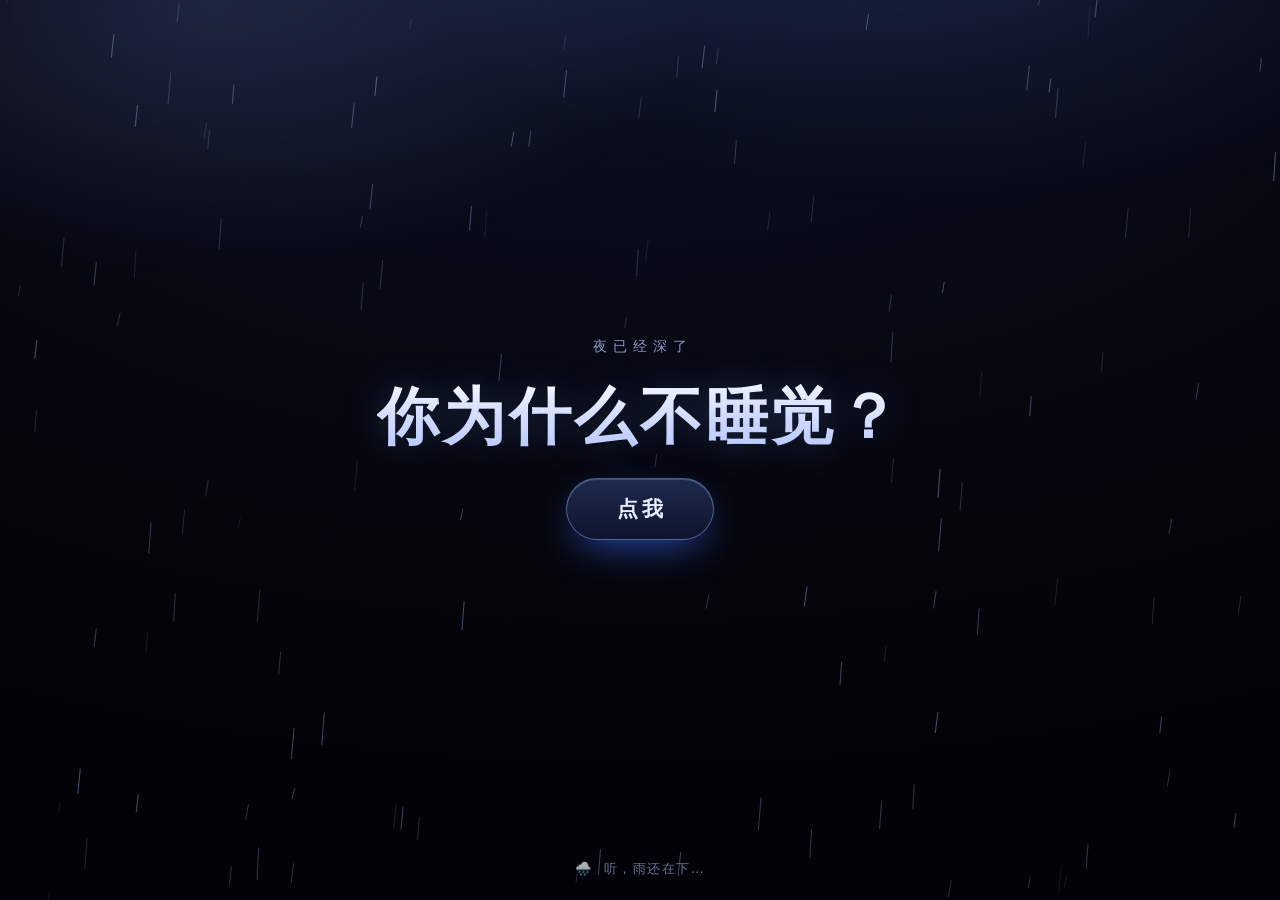
<file: index.html>
<!DOCTYPE html>
<html lang="zh-CN">
<head>
<meta charset="UTF-8">
<meta name="viewport" content="width=device-width, initial-scale=1.0">
<title>你为什么不睡觉？</title>
<meta name="description" content="点一下，看看你为什么不睡觉。">
<meta name="theme-color" content="#05060d">
<link rel="icon" href="data:image/svg+xml,<svg xmlns='http://www.w3.org/2000/svg' viewBox='0 0 100 100'><text y='.9em' font-size='90'>⛈️</text></svg>">
<link rel="stylesheet" href="style.css">
</head>
<body>

  <!-- 夜空 + 雨 -->
  <canvas id="rain" aria-hidden="true"></canvas>
  <div id="flash" aria-hidden="true"></div>
  <div class="bolt" id="bolt" aria-hidden="true">
    <svg viewBox="0 0 120 320" xmlns="http://www.w3.org/2000/svg">
      <path d="M78 0 L26 168 L60 168 L38 320 L104 128 L64 128 Z"/>
    </svg>
  </div>

  <main class="stage">
    <section class="card" id="card">
      <p class="hint" id="hint">夜已经深了</p>
      <h1 class="question">你为什么不睡觉？</h1>

      <button class="btn" id="btn" type="button">
        <span id="btnText">点我</span>
      </button>

      <div class="answer" id="answer" aria-live="polite">
        <p class="answer-text">原来你害怕打雷</p>
      </div>
    </section>

    <p class="foot">🌧️ &nbsp;听，雨还在下…</p>
  </main>

  <script src="script.js"></script>
</body>
</html>
</file>
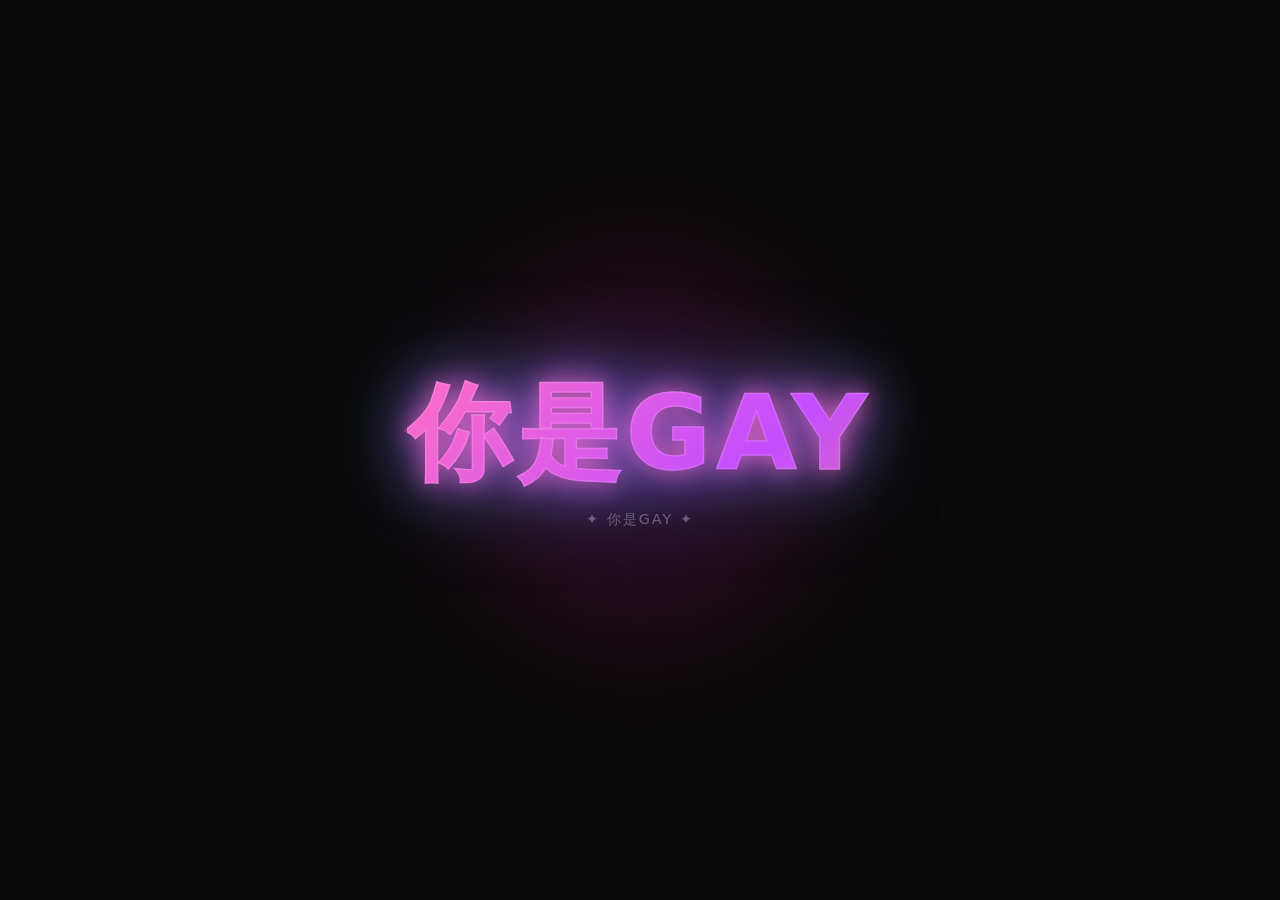
<file: Gay.html>
<!DOCTYPE html>
<html lang="zh-CN">
<head>
  <meta charset="UTF-8">
  <meta name="viewport" content="width=device-width, initial-scale=1.0, maximum-scale=1.0, user-scalable=no, viewport-fit=cover, shrink-to-fit=yes">
  <title>✨ 😋😋😋 ✨</title>
  <style>
    /* 全局重置，针对手机屏幕优化 */
    * {
      margin: 0;
      padding: 0;
      box-sizing: border-box;
    }

    body {
      /* 纯黑背景，让特效更突出 */
      background: #0a0a0a;
      font-family: 'PingFang SC', 'Hiragino Sans GB', 'Microsoft YaHei', 'Segoe UI', Roboto, system-ui, -apple-system, sans-serif;
      min-height: 100vh;
      min-height: 100dvh; /* 动态视口高度，适应手机浏览器栏 */
      display: flex;
      align-items: center;
      justify-content: center;
      overflow: hidden;
      /* 增加一些微妙的颗粒纹理背景，提升质感 */
      position: relative;
    }

    /* 装饰性光晕背景，增加氛围 */
    body::before {
      content: "";
      position: absolute;
      top: 50%;
      left: 50%;
      transform: translate(-50%, -50%);
      width: 80vw;
      height: 80vw;
      max-width: 500px;
      max-height: 500px;
      background: radial-gradient(circle, rgba(138, 43, 226, 0.25) 0%, rgba(255, 20, 147, 0.1) 40%, transparent 70%);
      border-radius: 50%;
      filter: blur(50px);
      z-index: 0;
      animation: gentlePulse 4s ease-in-out infinite alternate;
    }

    @keyframes gentlePulse {
      0% {
        opacity: 0.6;
        transform: translate(-50%, -50%) scale(0.9);
      }
      100% {
        opacity: 1;
        transform: translate(-50%, -50%) scale(1.1);
      }
    }

    /* 主容器——文字居中区域 */
    .container {
      position: relative;
      z-index: 10;
      text-align: center;
      padding: 20px;
      width: 100%;
      display: flex;
      flex-direction: column;
      align-items: center;
      justify-content: center;
    }

    /* 核心文字样式 + 特效 */
    .magic-text {
      font-size: clamp(3.5rem, 15vw, 6.5rem); /* 手机屏幕大，文字醒目，根据屏幕宽度自适应 */
      font-weight: 900;
      letter-spacing: 0.05em;
      text-transform: uppercase;
      margin: 0;
      line-height: 1.2;
      
      /* 多层渐变色彩：紫、粉、橙、蓝流动效果 */
      background: linear-gradient(
        135deg,
        #ff6ec7 0%,
        #c44dff 25%,
        #ff9a4d 50%,
        #4da6ff 75%,
        #ff6ec7 100%
      );
      background-size: 300% 300%;
      
      /* 将背景裁剪到文字上 */
      -webkit-background-clip: text;
      background-clip: text;
      color: transparent;
      
      /* 文字阴影发光特效 (多层霓虹光感) */
      filter: drop-shadow(0 0 12px rgba(255, 110, 199, 0.7)) drop-shadow(0 0 25px rgba(196, 77, 255, 0.6)) drop-shadow(0 0 40px rgba(77, 166, 255, 0.5));
      
      /* 动画：背景移动 + 轻微浮动 */
      animation: floatAndColor 5s ease-in-out infinite alternate, gradientShift 4s ease-in-out infinite;
      
      /* 提升文字可读性，同时保留透明背景 */
      -webkit-text-stroke: 1.5px rgba(255, 255, 255, 0.15); /* 极细描边，增加立体感 */
      text-stroke: 1.5px rgba(255, 255, 255, 0.15);
      
      /* 用户选择体验 */
      user-select: none;
      -webkit-user-select: none;
      pointer-events: none; /* 让点击穿透，不影响背景交互 (但保留文字展示) */
      
      position: relative;
      display: inline-block;
    }

    /* 浮动动画：轻微上下移动并旋转一点点，显得生动 */
    @keyframes floatAndColor {
      0% {
        transform: translateY(0px) rotate(-0.5deg);
        filter: drop-shadow(0 0 12px rgba(255, 110, 199, 0.7)) drop-shadow(0 0 25px rgba(196, 77, 255, 0.6)) drop-shadow(0 0 40px rgba(77, 166, 255, 0.5));
      }
      50% {
        transform: translateY(-8px) rotate(0.5deg);
        filter: drop-shadow(0 0 20px rgba(255, 154, 77, 0.9)) drop-shadow(0 0 35px rgba(255, 110, 199, 0.8)) drop-shadow(0 0 50px rgba(196, 77, 255, 0.7));
      }
      100% {
        transform: translateY(2px) rotate(-0.3deg);
        filter: drop-shadow(0 0 15px rgba(77, 166, 255, 0.8)) drop-shadow(0 0 30px rgba(255, 110, 199, 0.7)) drop-shadow(0 0 45px rgba(196, 77, 255, 0.6));
      }
    }

    /* 背景渐变色移动 */
    @keyframes gradientShift {
      0% {
        background-position: 0% 50%;
      }
      50% {
        background-position: 100% 50%;
      }
      100% {
        background-position: 0% 50%;
      }
    }

    /* 装饰性小粒子/星星效果，围绕文字 (使用伪元素无法直接用于文字容器，所以额外添加span) */
    .sparkle-container {
      position: relative;
      display: inline-block;
    }

    /* 粒子特效：通过多个小圆点实现闪烁 */
    .sparkle {
      position: absolute;
      width: 8px;
      height: 8px;
      background: white;
      border-radius: 50%;
      box-shadow: 0 0 15px #ff9a4d, 0 0 30px #c44dff;
      opacity: 0;
      animation: sparkleFloat 3s infinite ease-in-out;
      pointer-events: none;
      z-index: 20;
    }

    /* 不同位置的粒子，延迟和大小略有不同 */
    .sparkle:nth-child(1) { top: -15px; left: 10%; width: 6px; height: 6px; animation-delay: 0s; }
    .sparkle:nth-child(2) { top: 20%; right: -15px; width: 7px; height: 7px; animation-delay: 0.5s; }
    .sparkle:nth-child(3) { bottom: -10px; left: 20%; width: 5px; height: 5px; animation-delay: 1.2s; }
    .sparkle:nth-child(4) { bottom: 30%; left: -18px; width: 8px; height: 8px; animation-delay: 1.8s; }
    .sparkle:nth-child(5) { top: 40%; right: -25px; width: 6px; height: 6px; animation-delay: 2.4s; }
    .sparkle:nth-child(6) { top: -5px; right: 15%; width: 5px; height: 5px; animation-delay: 0.8s; }
    .sparkle:nth-child(7) { bottom: 15%; right: 10%; width: 7px; height: 7px; animation-delay: 1.5s; }
    .sparkle:nth-child(8) { top: 60%; left: -12px; width: 6px; height: 6px; animation-delay: 2.1s; }

    @keyframes sparkleFloat {
      0% {
        opacity: 0;
        transform: translateY(0) scale(0.5);
      }
      30% {
        opacity: 1;
        transform: translateY(-18px) scale(1.2);
      }
      70% {
        opacity: 0.8;
        transform: translateY(-8px) scale(0.9);
      }
      100% {
        opacity: 0;
        transform: translateY(-25px) scale(0.3);
      }
    }

    /* 适应极小屏幕或横屏，保持文字可见 */
    @media (max-width: 400px) {
      .magic-text {
        font-size: 4rem;
      }
    }

    /* 添加一个简单的副标题或装饰线 (可选，让页面更完整) */
    .sub-note {
      margin-top: 15px;
      color: rgba(255, 255, 255, 0.45);
      font-size: 0.9rem;
      font-weight: 400;
      letter-spacing: 2px;
      text-transform: uppercase;
      opacity: 0;
      animation: fadeInNote 2s ease-out 0.8s forwards;
      z-index: 10;
      position: relative;
    }

    @keyframes fadeInNote {
      to {
        opacity: 0.7;
      }
    }
  </style>
</head>
<body>
  <div class="container">
    <!-- 使用 sparkle-container 包裹文字，以便定位粒子特效 -->
    <div class="sparkle-container">
      <h1 class="magic-text" aria-label="你是Gay">你是Gay</h1>
      
      <!-- 装饰性粒子，围绕文字闪烁 -->
      <span class="sparkle"></span>
      <span class="sparkle"></span>
      <span class="sparkle"></span>
      <span class="sparkle"></span>
      <span class="sparkle"></span>
      <span class="sparkle"></span>
      <span class="sparkle"></span>
      <span class="sparkle"></span>
    </div>
    <p class="sub-note">✦ 你是Gay ✦</p>
  </div>

  <!-- 附加说明：完全针对手机屏幕优化，文字巨大居中，特效包括渐变动画、霓虹发光、浮动效果以及粒子闪烁 -->
</body>
</html>
</file>
<file: style.css>
/* ===== 基础 ===== */
:root {
  --bg-deep: #05060d;
  --bg-mid: #0b1022;
  --ink: #e8ecff;
  --ink-dim: #8e97c4;
  --accent: #7cc4ff;
  --accent-warm: #ffd98a;
}

* { box-sizing: border-box; }

html, body {
  height: 100%;
  margin: 0;
}

body {
  background: radial-gradient(120% 90% at 50% 0%, var(--bg-mid) 0%, var(--bg-deep) 62%, #020308 100%);
  color: var(--ink);
  font-family: "PingFang SC", "Hiragino Sans GB", "Microsoft YaHei",
               "Noto Sans SC", system-ui, -apple-system, "Segoe UI", sans-serif;
  overflow: hidden;
  -webkit-font-smoothing: antialiased;
  -webkit-tap-highlight-color: transparent;
}

/* 夜空里的云 */
body::before {
  content: "";
  position: fixed;
  inset: -20% -10% auto -10%;
  height: 70vh;
  background:
    radial-gradient(45% 60% at 22% 30%, rgba(120, 140, 220, .20), transparent 70%),
    radial-gradient(50% 55% at 72% 22%, rgba(90, 110, 200, .16), transparent 72%),
    radial-gradient(60% 60% at 50% 0%,  rgba(150, 170, 255, .10), transparent 75%);
  filter: blur(6px);
  animation: drift 26s ease-in-out infinite alternate;
  pointer-events: none;
}

@keyframes drift {
  from { transform: translate3d(-2%, 0, 0) scale(1.02); }
  to   { transform: translate3d(3%, 1.5%, 0) scale(1.06); }
}

/* 雨层 */
#rain {
  position: fixed;
  inset: 0;
  width: 100%;
  height: 100%;
  pointer-events: none;
  opacity: .85;
}

/* 闪电整屏爆白 */
#flash {
  position: fixed;
  inset: 0;
  background: #dceaff;
  opacity: 0;
  pointer-events: none;
  mix-blend-mode: screen;
  z-index: 5;
}

#flash.on {
  animation: flash 900ms ease-out 1;
}

@keyframes flash {
  0%   { opacity: 0; }
  6%   { opacity: .85; }
  12%  { opacity: .12; }
  20%  { opacity: .70; }
  34%  { opacity: .05; }
  48%  { opacity: .34; }
  100% { opacity: 0; }
}

/* 闪电形状 */
.bolt {
  position: fixed;
  top: -4vh;
  left: 50%;
  width: min(38vw, 260px);
  transform: translateX(-50%) translateY(-10%);
  opacity: 0;
  pointer-events: none;
  z-index: 6;
  filter: drop-shadow(0 0 26px rgba(150, 200, 255, .95))
          drop-shadow(0 0 60px rgba(110, 170, 255, .55));
}

.bolt svg {
  display: block;
  width: 100%;
  height: auto;
  fill: #ffffff;
}

.bolt.on {
  animation: strike 900ms ease-out 1;
}

@keyframes strike {
  0%   { opacity: 0; transform: translateX(-50%) translateY(-10%) scaleY(.9); }
  5%   { opacity: 1; transform: translateX(-50%) translateY(0)   scaleY(1); }
  26%  { opacity: 1; }
  32%  { opacity: .18; }
  40%  { opacity: .95; }
  70%  { opacity: .25; }
  100% { opacity: 0; }
}

/* ===== 布局 ===== */
.stage {
  position: relative;
  z-index: 3;
  height: 100%;
  display: flex;
  flex-direction: column;
  align-items: center;
  justify-content: center;
  padding: 24px;
  text-align: center;
}

.card {
  display: flex;
  flex-direction: column;
  align-items: center;
  gap: 22px;
  max-width: 620px;
}

.hint {
  margin: 0;
  font-size: 14px;
  letter-spacing: .42em;
  text-indent: .42em;
  color: var(--ink-dim);
  opacity: 0;
  animation: fadeUp .9s ease .1s forwards;
}

.question {
  margin: 0;
  font-size: clamp(30px, 7.5vw, 62px);
  font-weight: 700;
  letter-spacing: .06em;
  line-height: 1.25;
  background: linear-gradient(180deg, #ffffff 0%, #b9c7ff 100%);
  -webkit-background-clip: text;
  background-clip: text;
  color: transparent;
  text-shadow: 0 0 42px rgba(120, 160, 255, .28);
  opacity: 0;
  animation: fadeUp .9s ease .25s forwards;
}

@keyframes fadeUp {
  from { opacity: 0; transform: translateY(14px); }
  to   { opacity: 1; transform: none; }
}

/* ===== 按钮 ===== */
.btn {
  position: relative;
  appearance: none;
  border: 1px solid rgba(140, 180, 255, .45);
  background: linear-gradient(180deg, rgba(90, 130, 230, .30), rgba(50, 70, 160, .22));
  color: var(--ink);
  font: inherit;
  font-size: clamp(17px, 3.6vw, 21px);
  font-weight: 600;
  letter-spacing: .18em;
  text-indent: .18em;
  padding: 16px 46px;
  border-radius: 999px;
  cursor: pointer;
  backdrop-filter: blur(8px);
  box-shadow:
    0 0 0 0 rgba(124, 196, 255, .55),
    0 14px 40px -12px rgba(60, 110, 255, .75),
    inset 0 1px 0 rgba(255, 255, 255, .18);
  transition: transform .18s ease, box-shadow .25s ease, border-color .25s ease;
  animation: fadeUp .9s ease .4s forwards, breathe 3.6s ease-in-out 1.4s infinite;
  opacity: 0;
}

@keyframes breathe {
  0%, 100% { box-shadow: 0 0 0 0 rgba(124,196,255,.50), 0 14px 40px -12px rgba(60,110,255,.75), inset 0 1px 0 rgba(255,255,255,.18); }
  50%      { box-shadow: 0 0 0 14px rgba(124,196,255,0), 0 14px 46px -10px rgba(60,110,255,.9), inset 0 1px 0 rgba(255,255,255,.18); }
}

.btn:hover {
  transform: translateY(-2px);
  border-color: rgba(180, 215, 255, .8);
}

.btn:active { transform: translateY(0) scale(.97); }

.btn:focus-visible {
  outline: 2px solid var(--accent);
  outline-offset: 4px;
}

.btn.clicked {
  animation: none;
  opacity: 1;
  border-color: rgba(255, 217, 138, .5);
  background: linear-gradient(180deg, rgba(120, 100, 60, .28), rgba(60, 50, 30, .22));
  box-shadow: 0 12px 34px -14px rgba(255, 190, 90, .6), inset 0 1px 0 rgba(255,255,255,.14);
  cursor: default;
}

/* ===== 答案 ===== */
.answer {
  display: grid;
  grid-template-rows: 0fr;
  opacity: 0;
  transition: grid-template-rows .01s;
}

.answer-text {
  overflow: hidden;
  margin: 0;
  font-size: clamp(22px, 5.4vw, 40px);
  font-weight: 700;
  letter-spacing: .1em;
  color: var(--accent-warm);
  text-shadow: 0 0 30px rgba(255, 200, 100, .45), 0 0 70px rgba(255, 170, 60, .25);
}

.answer.show {
  grid-template-rows: 1fr;
  opacity: 1;
}

.answer.show .answer-text {
  animation: reveal 1s cubic-bezier(.2, .8, .2, 1) both;
}

@keyframes reveal {
  0%   { transform: translateY(26px) scale(.94); opacity: 0; filter: blur(10px); }
  60%  { filter: blur(0); }
  100% { transform: none; opacity: 1; filter: blur(0); }
}

/* 打雷时整体轻轻抖一下 */
body.shake .stage { animation: shake .55s ease-out 1; }

@keyframes shake {
  0%, 100% { transform: translate3d(0, 0, 0); }
  15% { transform: translate3d(-5px, 3px, 0); }
  30% { transform: translate3d(4px, -3px, 0); }
  45% { transform: translate3d(-3px, 2px, 0); }
  60% { transform: translate3d(2px, -1px, 0); }
  80% { transform: translate3d(-1px, 0, 0); }
}

/* ===== 页脚 ===== */
.foot {
  position: fixed;
  bottom: 22px;
  margin: 0;
  font-size: 13px;
  letter-spacing: .12em;
  color: rgba(140, 152, 196, .75);
  opacity: 0;
  animation: fadeUp 1s ease 1s forwards;
}

@media (prefers-reduced-motion: reduce) {
  body::before, .btn, .hint, .question, .foot { animation: none; opacity: 1; }
  .answer.show .answer-text { animation: none; }
}
</file>
